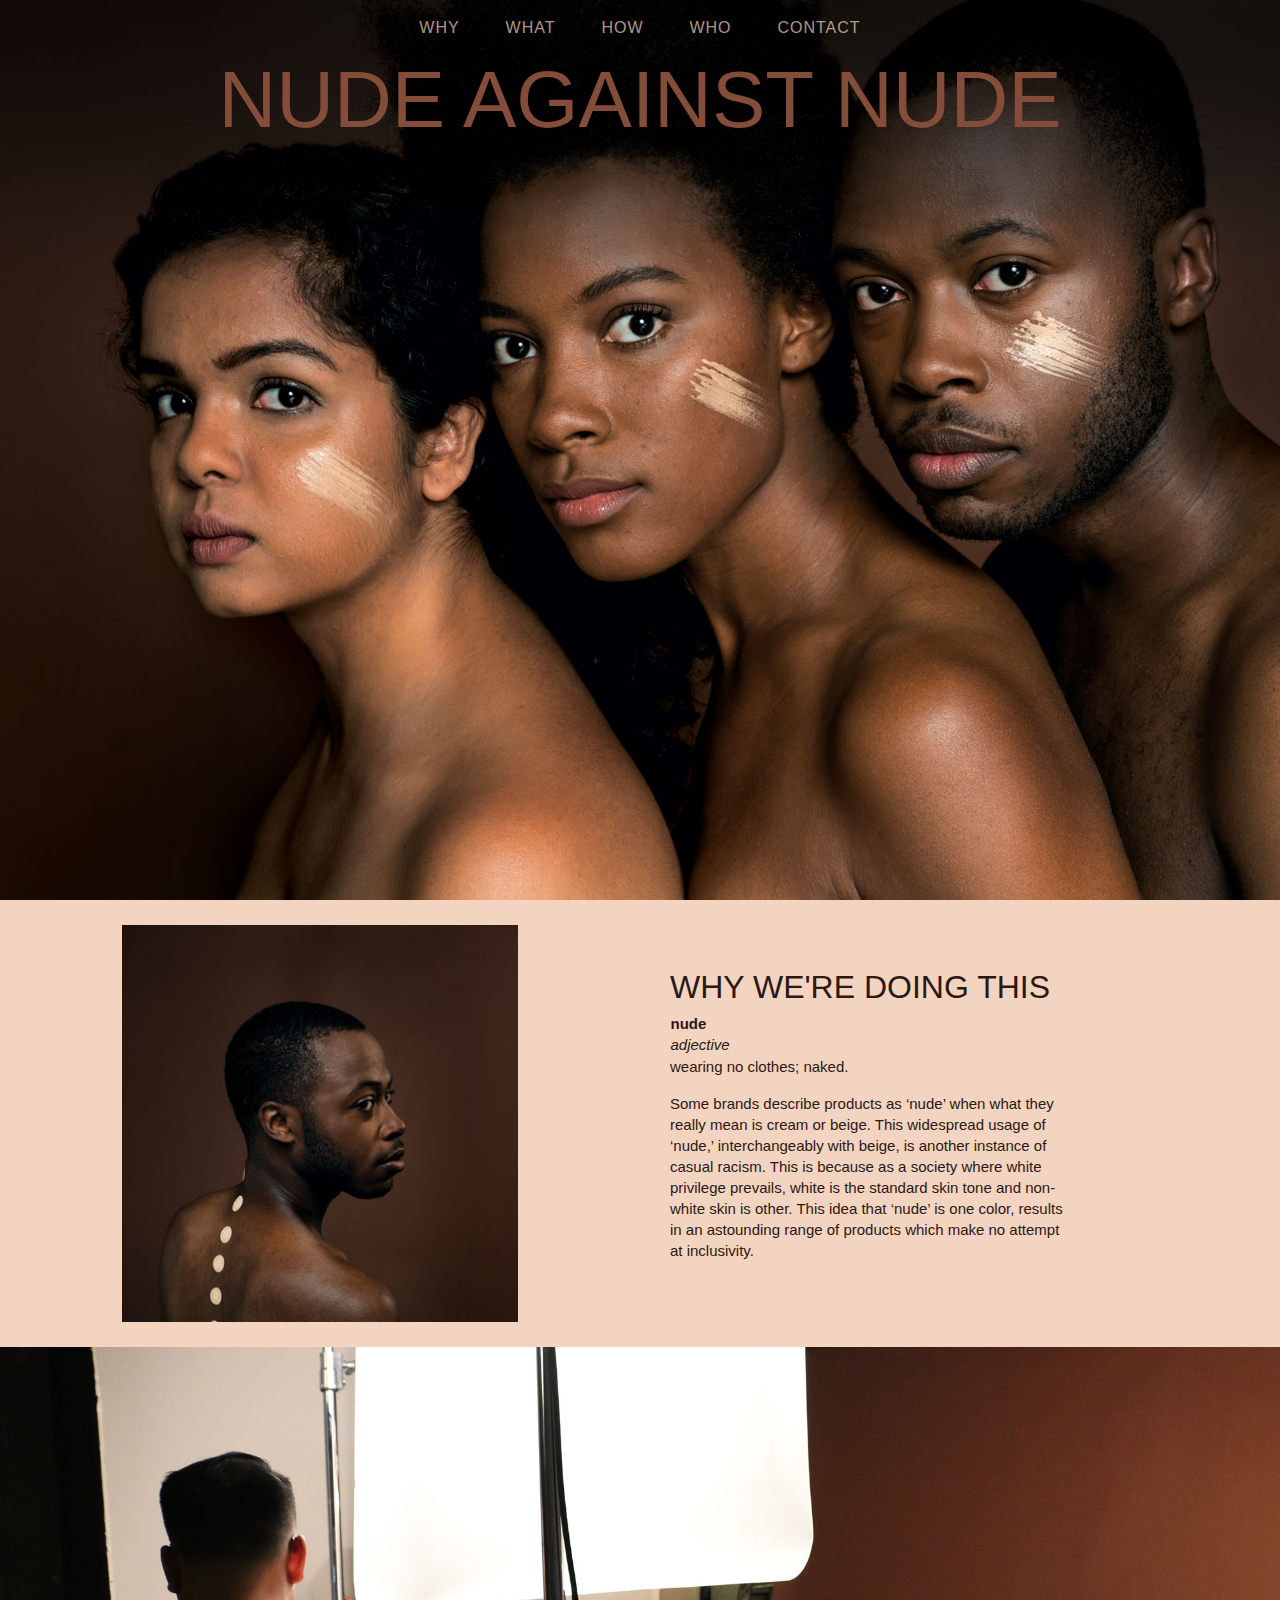
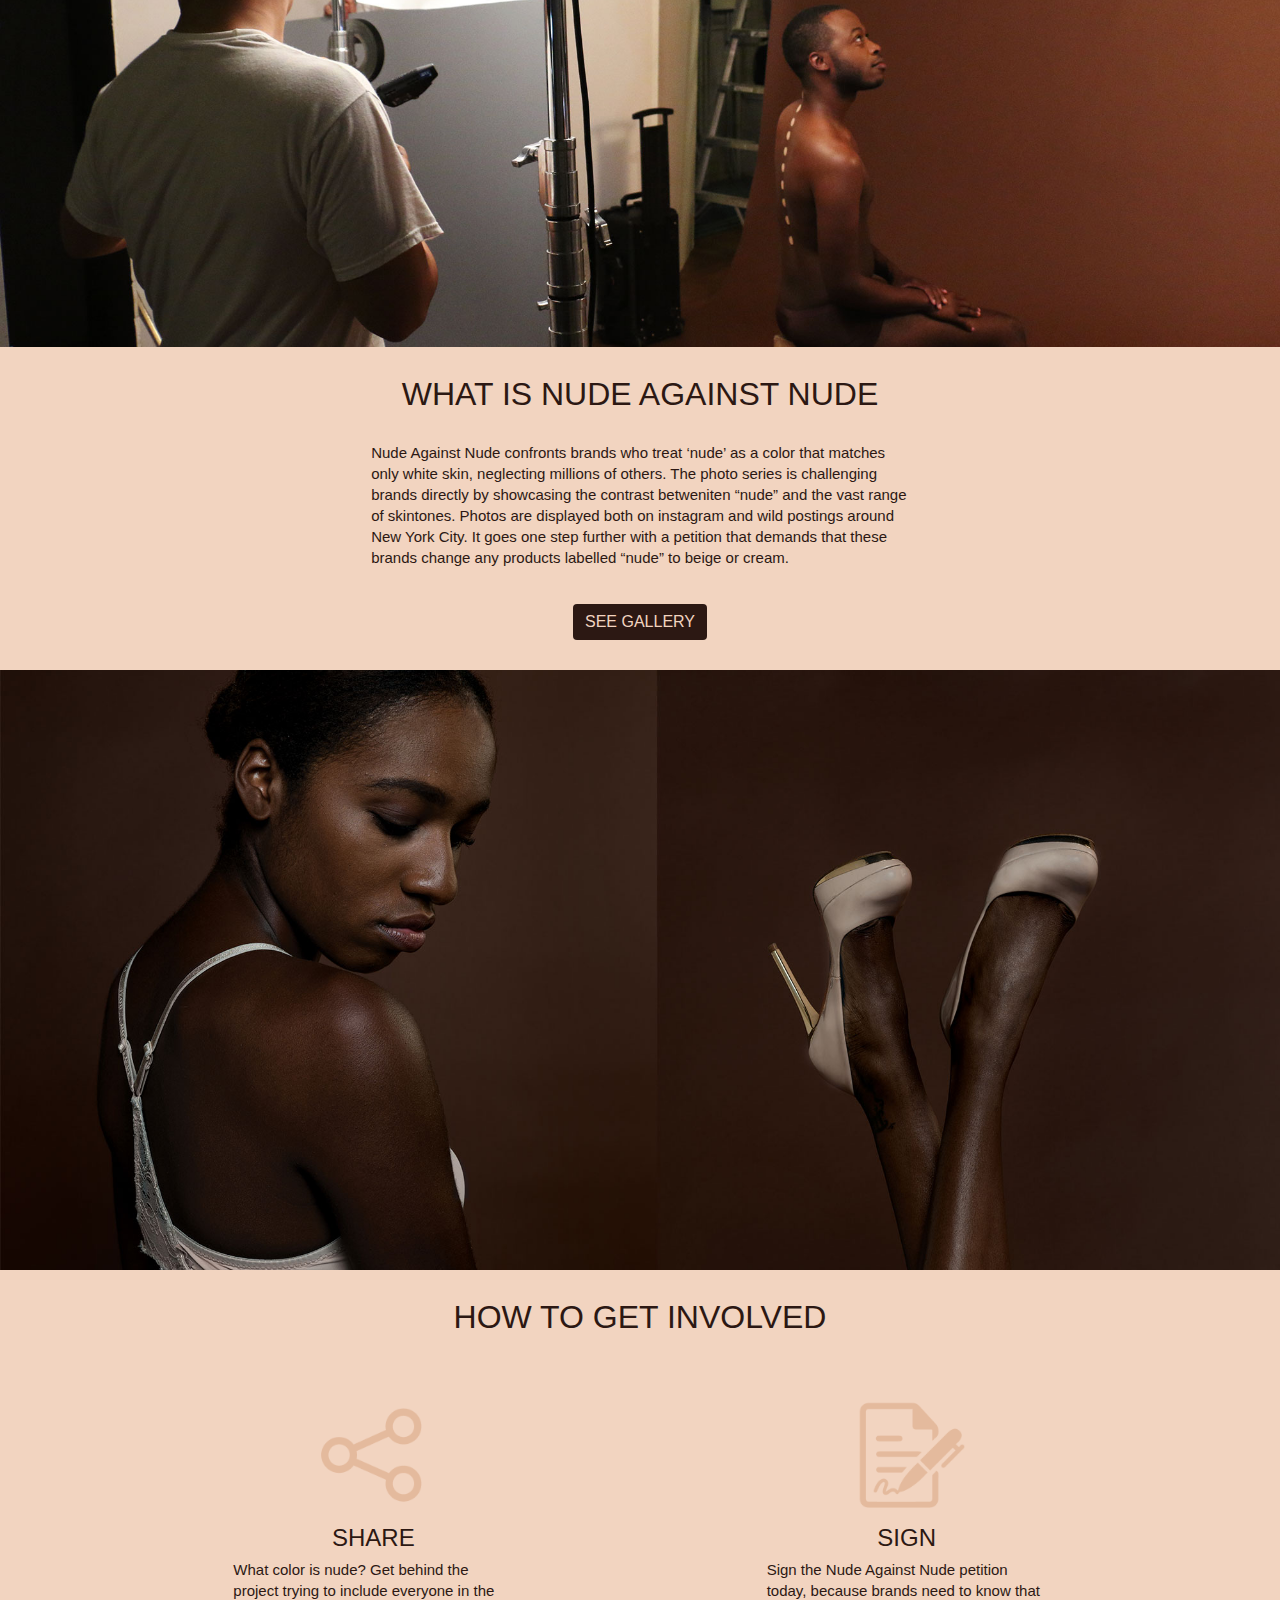
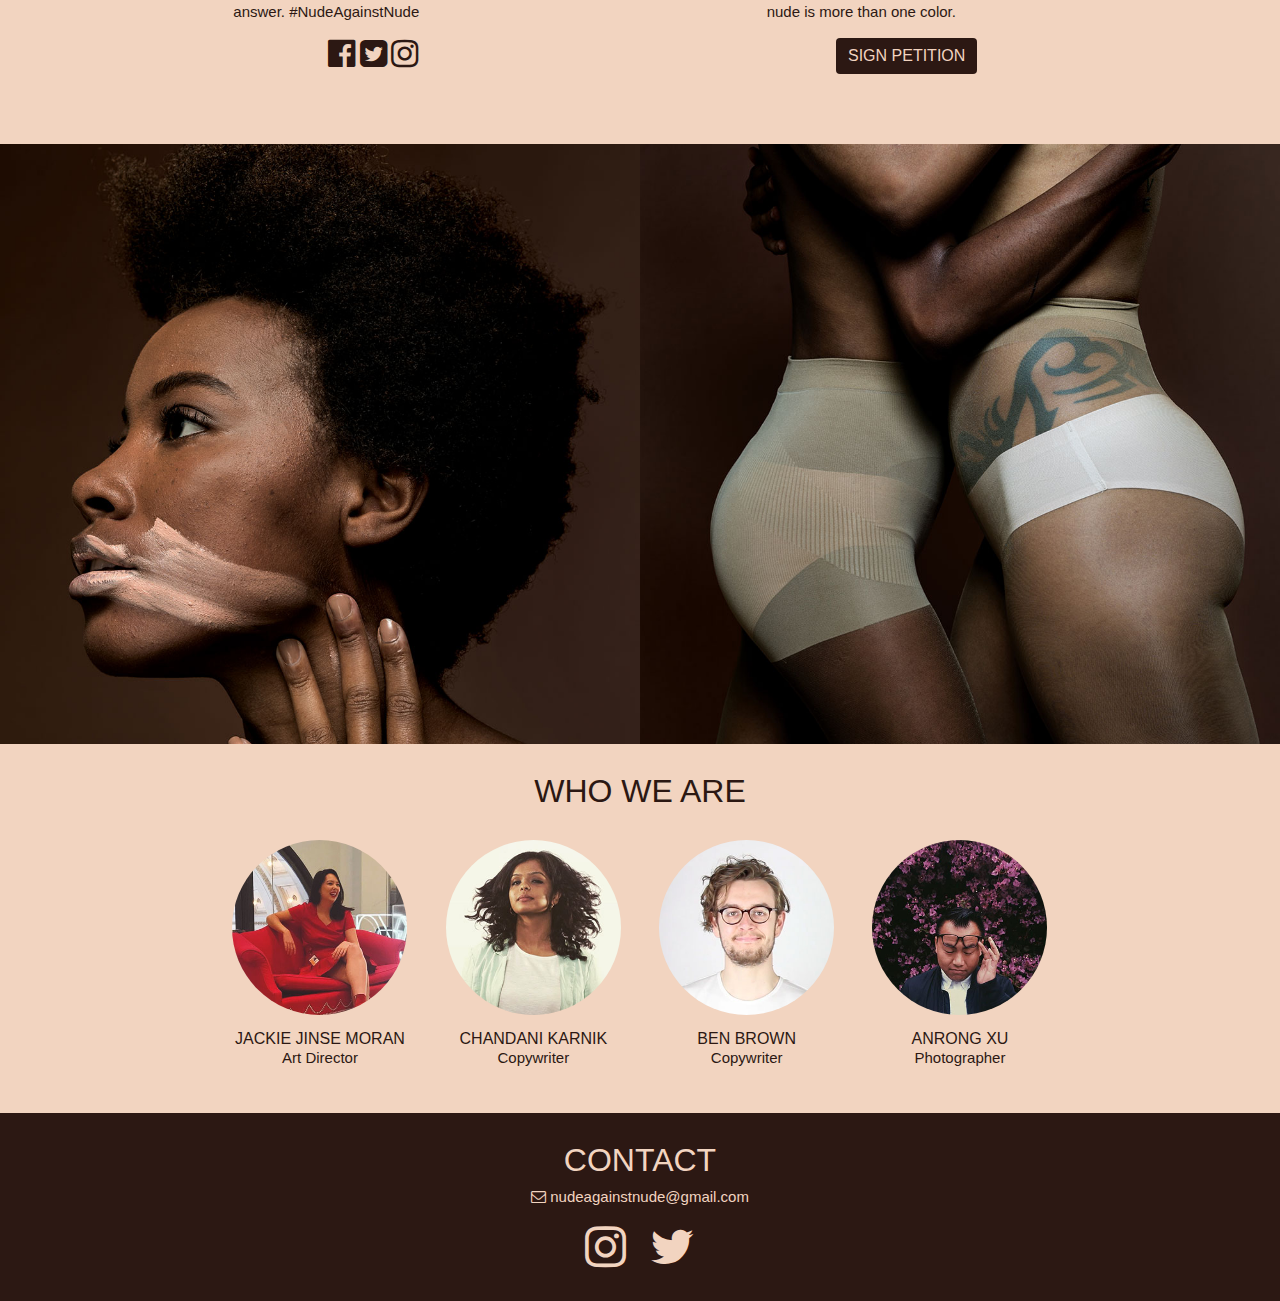
<file: index.html>
<!doctype html>
<html class="no-js" lang="">
    <head>
        <meta charset="utf-8">
        <meta http-equiv="x-ua-compatible" content="ie=edge">
        <title>Nude Against Nude</title>
        <meta name="description" content="Nude Against Nude is a project that confronts brands that describe their products as 'nude' while showing cream or beige- effectively neglecting millions of POC">
        <meta name="viewport" content="width=device-width, initial-scale=1">
        <link rel="canonical" href="http://nudeagainstnude.com/">

        <meta property="og:url"           content="http://www.nudeagainstnude.com/gallery.html" />
        <meta property="og:type"          content="website" />
        <meta property="og:title"         content="Nude Against Nude" />
        <meta property="og:description"   content="Nude Against Nude is a project that confronts brands that describe their products as 'nude' while showing cream or beige- effectively neglecting millions of POC" />
        <meta property="og:image"         content="http://nudeagainstnude.com/img/gallery/NotMyNude1242.jpg" />

        <link rel="manifest" href="site.webmanifest">
        <link rel="apple-touch-icon" href="icon.png">
        <link rel="icon" href="favicon.png" sizes="32x32">
        <!-- Place favicon.ico in the root directory -->

        <link rel="stylesheet" href="css/normalize.css">
        <link rel="stylesheet" href="css/main.css">
        <link rel="stylesheet" href="css/bootstrap.min.css">
        <link rel="stylesheet" href="font-awesome-4.7.0/css/font-awesome.min.css">
    </head>
    <body>
        <!--[if lte IE 9]>
            <p class="browserupgrade">You are using an <strong>outdated</strong> browser. Please <a href="https://browsehappy.com/">upgrade your browser</a> to improve your experience and security.</p>
        <![endif]-->

        <!-- NAVIGATION -->

        <div class="header container-fluid" id="header">
            <nav class="navbar navbar-expand-md navbar-inverse">
                <button class="navbar-toggler" type="button" data-toggle="collapse" data-target="#navbarSupportedContent" aria-controls="navbarSupportedContent" aria-expanded="false" aria-label="Toggle navigation">
                    <i class="fa fa-bars" aria-hidden="true"></i>
                </button>
                <div class="collapse navbar-collapse" id="navbarSupportedContent">
                    <ul class="navbar-nav mr-auto">
                        <li class="nav-item">
                            <a class="nav-link" href="#why">why</a>
                        </li>
                        <li class="nav-item">
                            <a class="nav-link" href="#what">what</a>
                        </li>
                        <li class="nav-item">
                            <a class="nav-link" href="#how-to">how</a>
                        </li>
                        <li class="nav-item">
                            <a class="nav-link" href="#team">who</a>
                        </li>
                        <li class="nav-item">
                            <a class="nav-link" href="#contact">contact</a>
                        </li>
                    </ul>
                </div>
            </nav>
            <h1>Nude Against Nude</h1>
        </div>


        <!-- WHY -->

        <div class="why" id="why">
            <div class="container-fluid">
                <div class="row">
                    <div class="col-lg-1 col-md-0"></div>
                    <div class="col-lg-4 col-md-12 col-xs-12 why-img-container">
                        <img src="./img/NotMyNude1168-why.jpg" alt="" class="img-fluid">
                    </div>
                    <div class="col-lg-1 col-md-0"></div>
                    <div class="col-lg-4 col-md-12 col-xs-12 why-text">
                        <h2>Why We're Doing This</h2>
                        <p class="nude-definition"><b>nude</b></p>
                        <p class="cursive-text"><i>adjective</i></p>
                        <p>wearing no clothes; naked.</p>
                        <p>Some brands describe products as ‘nude’ when what they really mean is cream or beige. This
                            widespread usage of ‘nude,’ interchangeably with beige, is another instance of casual racism.
                            This is because as a society where white privilege prevails, white is the standard skin tone
                            and non-white skin is other. This idea that ‘nude’ is one color, results in an astounding
                            range of products which make no attempt at inclusivity. </p>
                    </div>
                    <div class="col-lg-1 col-md-0"></div>
                </div>
            </div>
        </div>

        <div class="container-fluid what-img" role="img" aria-label="description"></div>

        <!-- WHAT WE'RE DOING -->

        <div id="what" class="what">
            <div class="container-fluid">
                <div class="row">
                    <div class="col-xs-12">
                        <h2>What Is Nude Against Nude</h2>
                        <p>Nude Against Nude confronts brands who treat ‘nude’ as a color that matches only white skin,
                            neglecting millions of others. The photo series is challenging brands directly by showcasing
                            the contrast betweniten “nude” and the vast range of skintones. Photos are displayed both on
                            instagram and wild postings around New York City. It goes one step further with a petition
                            that demands that these brands change any products labelled “nude” to beige or cream.</p>
                    </div>
                </div>
                <div class="row">
                    <span id="gallery-button">
                        <a target="_blank" href="gallery.html" class="btn btn-nude" role="button">See Gallery</a>
                    </span>
                </div>
            </div>
        </div>

        <div class="container-fluid how-to-img" role="img" aria-label="description"></div>

        <!-- HOW TO GET INVOLVED -->

        <div id="how-to" class="how-to">
            <div class="container-fluid">
                <h2>How To Get Involved</h2>
                <div class="row">
                    <div class="col-lg-2 col-md-2 col-sm-0 col-xs-0"></div>
                    <div class="col-lg-3 col-md-3 involved">
                        <img src="./img/share.png" alt="share">
                        <h4>Share</h4>
                        <p>What color is nude? Get behind the project trying to include everyone in the answer. #NudeAgainstNude</p>
                        <div class="social-icons">
                            <a target="_blank" href="https://www.facebook.com/dialog/share?app_id=145634995501895&display=popup&href=http%3A%2F%2Fnudeagainstnude.com&redirect_uri=https%3A%2F%2Fdevelopers.facebook.com%2Ftools%2Fexplorer"><i class="fa fa-facebook-official fa-2x" aria-hidden="true"></i></a>
                            <a target="_blank" href="https://twitter.com/intent/tweet?text=What%20color%20is%20nude%3F%20Get%20behind%20the%20project%20trying%20to%20include%20everyone%20in%20the%20answer%20@nudeagainstnude&url=http://nudeagainstnude.com"><i class="fa fa-twitter-square fa-2x" aria-hidden="true"></i></a>
                            <a target="_blank" href="https://www.instagram.com/nudeagainstnude/"><i class="fa fa-instagram fa-2x" aria-hidden="true"></i></a>
                        </div>
                    </div>
                    <div class="col-lg-2 col-md-2 col-sm-0 col-xs-0"></div>
                    <div class="col-lg-3 col-md-3 involved">
                        <img src="./img/sign.png" alt="sign the petition">
                        <h4>Sign</h4>
                        <p>Sign the Nude Against Nude petition today, because brands need to know that nude is more than one color.</p>
                        <div class="petition-link">
                            <a target="_blank" href="https://www.change.org/p/demand-that-brands-recognize-that-nude-is-not-just-one-color" class="btn btn-nude" role="button">Sign Petition</a>
                        </div>
                    </div>
                    <div class="col-lg-2 col-md-2 col-sm-0 col-xs-0"></div>
                </div>
            </div>
        </div>

        <div class="container-fluid team-img" role="img" aria-label="description"></div>

        <!-- TEAM -->

        <div id="team" class="team">
            <div class="container-fluid">
                <h2>Who We Are</h2>
                <div class="row">
                    <div class="col-lg-2 col-md-0"></div>
                    <div class="col-lg-2 col-md-3 col-sm-6 col-xs-6">
                        <img src="./img/headshots/headshots-jackie.jpg" alt="Jackie Moran">
                        <h4>Jackie Jinse Moran</h4>
                        <p>Art Director</p>
                    </div>
                    <div class="col-lg-2 col-md-3 col-sm-6 col-xs-6">
                        <img src="./img/headshots/headshots-chandani.jpg" alt="Chandani Karnik">
                        <h4>Chandani Karnik</h4>
                        <p>Copywriter</p>
                    </div>
                    <div class="col-lg-2 col-md-3 col-sm-6 col-xs-1 headshot">
                        <img src="./img/headshots/headshots-ben.jpg" alt="Ben Brown">
                        <h4>Ben Brown</h4>
                        <p>Copywriter</p>
                    </div>
                    <div class="col-lg-2 col-md-3 col-sm-6 col-xs-1 headshot">
                        <img src="./img/headshots/headshots-anrong.jpg" alt="Anrong Xu">
                        <h4>Anrong Xu</h4>
                        <p>Photographer</p>
                    </div>
                    <div class="col-lg-2 col-md-0"></div>
                </div>
            </div>
        </div>

        <!-- CONTACT -->
        <div id="contact" class="contact">
            <div class="container-fluid">
                <h2>Contact</h2>
                <p><i class="fa fa-envelope-o" aria-hidden="true"></i> <a href="mailto:nudeagainstnude@gmail.com">nudeagainstnude@gmail.com</a></p>
                <a target="_blank" href="https://www.instagram.com/nudeagainstnude/">
                    <i class="fa fa-instagram fa-3x" aria-hidden="true"></i>
                </a>
                <a target="_blank" href="https://twitter.com/NudeAgainstNude">
                    <i class="fa fa-twitter fa-3x" aria-hidden="true"></i>
                </a>
                </div>
            </div>
        </div>




        <script src="js/vendor/modernizr-3.5.0.min.js"></script>
        <script src="https://code.jquery.com/jquery-3.2.1.min.js" integrity="sha256-hwg4gsxgFZhOsEEamdOYGBf13FyQuiTwlAQgxVSNgt4=" crossorigin="anonymous"></script>
        <script src="https://cdnjs.cloudflare.com/ajax/libs/popper.js/1.11.0/umd/popper.min.js" integrity="sha384-b/U6ypiBEHpOf/4+1nzFpr53nxSS+GLCkfwBdFNTxtclqqenISfwAzpKaMNFNmj4" crossorigin="anonymous"></script>
        <script src="js/bootstrap.min.js"></script>
        <script>window.jQuery || document.write('<script src="js/vendor/jquery-3.2.1.min.js"><\/script>')</script>
        <script src="js/plugins.js"></script>
        <script src="js/main.js"></script>

        <script async src="https://www.googletagmanager.com/gtag/js?id=UA-91274839-2"></script>
        <script>
            window.dataLayer = window.dataLayer || [];
            function gtag(){dataLayer.push(arguments)};
            gtag('js', new Date());

            gtag('config', 'UA-91274839-2');
        </script>
    </body>
</html>
</file>
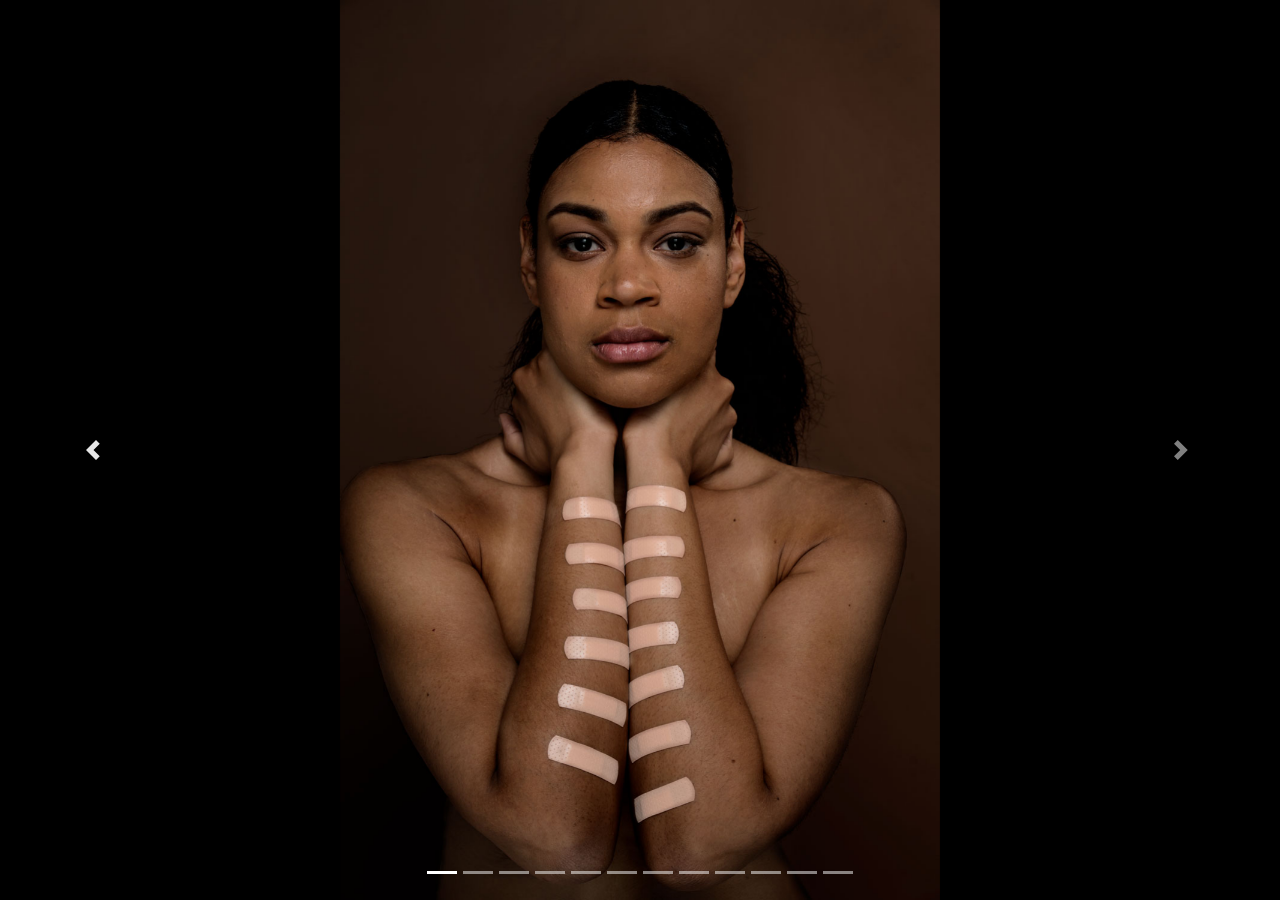
<file: gallery.html>
<!DOCTYPE html>
<html lang="en">
<head>
    <meta charset="UTF-8">
    <title>Nude Against Nude - Gallery</title>

    <link rel="manifest" href="site.webmanifest">
    <link rel="apple-touch-icon" href="icon.png">
    <link rel="icon" href="favicon.png" sizes="32x32">

    <link rel="stylesheet" href="css/bootstrap.min.css">
    <link rel="stylesheet" href="css/main.css">
    <link rel="stylesheet" href="css/gallery.css">
    <link rel="stylesheet" href="css/normalize.css">
</head>
<body>
    <div id="gallery" class="carousel slide" data-ride="carousel">
        <ol class="carousel-indicators">
            <li data-target="#gallery" data-slide-to="0" class="active"></li>
            <li data-target="#gallery" data-slide-to="1"></li>
            <li data-target="#gallery" data-slide-to="2"></li>
            <li data-target="#gallery" data-slide-to="3"></li>
            <li data-target="#gallery" data-slide-to="4"></li>
            <li data-target="#gallery" data-slide-to="5"></li>
            <li data-target="#gallery" data-slide-to="6"></li>
            <li data-target="#gallery" data-slide-to="7"></li>
            <li data-target="#gallery" data-slide-to="8"></li>
            <li data-target="#gallery" data-slide-to="9"></li>
            <li data-target="#gallery" data-slide-to="10"></li>
            <li data-target="#gallery" data-slide-to="11"></li>
        </ol>
        <div class="carousel-inner" role="listbox">
            <div class="carousel-item active">
                <img class="d-block img-fluid" src="./img/gallery/NotMyNude0852.jpg" alt="First slide">
            </div>
            <div class="carousel-item">
                <img class="d-block img-fluid" src="./img/gallery/NotMyNude1168.jpg" alt="Second slide">
            </div>
            <div class="carousel-item">
                <img class="d-block img-fluid" src="./img/gallery/NotMyNude1214.jpg" alt="Third slide">
            </div>
            <div class="carousel-item">
                <img class="d-block img-fluid" src="./img/gallery/NotMyNude1242.jpg" alt="Fourth slide">
            </div>
            <div class="carousel-item">
                <img class="d-block img-fluid" src="./img/gallery/NotMyNude1790.jpg" alt="Fifth slide">
            </div>
            <div class="carousel-item">
                <img class="d-block img-fluid" src="./img/gallery/NotMyNude2867.jpg" alt="Sixth slide">
            </div>
            <div class="carousel-item">
                <img class="d-block img-fluid" src="./img/gallery/NotMyNude4477.jpg" alt="Seventh slide">
            </div>
            <div class="carousel-item">
                <img class="d-block img-fluid" src="./img/gallery/NotMyNude4526.jpg" alt="Eigth slide">
            </div>
            <div class="carousel-item">
                <img class="d-block img-fluid" src="./img/gallery/NotMyNude4537.jpg" alt="Ninth slide">
            </div>
            <div class="carousel-item">
                <img class="d-block img-fluid" src="./img/gallery/NotMyNude5416.jpg" alt="Tenth slide">
            </div>
            <div class="carousel-item">
                <img class="d-block img-fluid" src="./img/gallery/NotMyNude5728.jpg" alt="Eleventh slide">
            </div>
            <div class="carousel-item">
                <img class="d-block img-fluid" src="./img/gallery/NotMyNude5745.jpg" alt="Twelfth slide">
            </div>
        </div>
        <a class="carousel-control-prev" href="#gallery" role="button" data-slide="prev">
            <span class="carousel-control-prev-icon" aria-hidden="true"></span>
            <span class="sr-only">Previous</span>
        </a>
        <a class="carousel-control-next" href="#gallery" role="button" data-slide="next">
            <span class="carousel-control-next-icon" aria-hidden="true"></span>
            <span class="sr-only">Next</span>
        </a>
    </div>

    <script src="https://code.jquery.com/jquery-3.2.1.min.js" integrity="sha256-hwg4gsxgFZhOsEEamdOYGBf13FyQuiTwlAQgxVSNgt4=" crossorigin="anonymous"></script>
    <script src="js/bootstrap.min.js"></script>

    <script async src="https://www.googletagmanager.com/gtag/js?id=UA-91274839-2"></script>
    <script>
        window.dataLayer = window.dataLayer || [];
        function gtag(){dataLayer.push(arguments)};
        gtag('js', new Date());

        gtag('config', 'UA-91274839-2');
    </script>
</body>
</html>
</file>
<file: css/main.css>
* {
    padding: 0;
    margin: 0;
}

body {
    overflow-x: hidden;
    background-color: #f2d4c0 !important;
    font-family: Helvetica, Arial, "Lucida Grande", sans-serif;
    text-rendering: optimizeLegibility !important;
    -webkit-font-smoothing: antialiased !important;
}

li {
    line-style: none;
    display: inline-block;
}

a {
    text-decoration: none;
    transition: all 500ms ease-in-out;
}

a:hover,
a:active {
    text-decoration: none;
}

h1 {
    font-family: Futura, "HelveticaNeue-Light", "Helvetica Neue Light", "Helvetica Neue",
      Helvetica, Arial, "Lucida Grande", sans-serif !important;
    text-transform: uppercase;
}

h2, h3, h4 {
    font-family: Futura, "HelveticaNeue-Light", "Helvetica Neue Light", "Helvetica Neue",
      Helvetica, Arial, "Lucida Grande", sans-serif !important;
    color: #2c1813 !important;
    text-transform: uppercase;
}

p {
    color: #2c1813 !important;
    font-size: 15px;
    line-height: 21px;
}

.btn {
    transition: all 300ms ease-in-out;
    font-weight: 500 !important;
    text-transform: uppercase;
}

btn:hover {
    background-color: #ededed !important;
    color: #3c3c3c !important;
    border: none !important;
}

.btn:focus,.btn:active {
    outline: none !important;
    box-shadow: none !important;
}

.btn-nude {
    color: #f2d4c0;
    background-color: #2c1813;
    border: none !important;
}

.btn-nude:hover {
    color: #f2d4c0;
    background-color: #834d3a;
    border: none !important;
}

.btn-danger:focus, .btn-danger.focus {
    outline: none !important;
}

.btn-nude:active, .btn-nude.active,
.show > .btn-nude.dropdown-toggle {
    background-color: #834d3a;
    background-image: none;
}

@media(max-width: 768px) {

    .why h2, .what h2, .how-to h2, .team h2 .contact h2  {
        font-size: 2.0em;
    }

    .how-to h4 {
        font-size: 1.25em;
    }

    p {
        font-size: 1em;
    }

    .header{
        background: url(../img/iPad/ipad-header.jpg) !important;
        background-repeat: no-repeat !important;
        background-size: cover !important;
        background-position: center center !important;
        height: 50vh !important;
        padding: 0 !important;
    }

    .what-img {
        background-image: url(../img/iPad/ipad-why.jpg) !important;
        height: 50vh !important;
        padding: 0 !important;
    }

    .how-to-img {
        background-image: url(../img/iPad/ipad-how.jpg) !important;
        height: 50vh !important;
        padding: 0 !important;
    }

    .team-img {
        background-image: url(../img/iPad/ipad-who.jpg) !important;
        height: 50vh !important;
        padding: 0 !important;
    }
}

@media(max-width: 376px) {

    .why h2, .what h2, .how-to h2, .team h2 .contact h2 {
        font-size: 1.6em;
    }

    .how-to h4 {
        font-size: 1em;
    }

    p {
        font-size: 0.8em;
    }

    .header{
        background: url(../img/mobile/mobile-header.jpg)!important;
        background-repeat: no-repeat !important;
        background-size: cover !important;
        background-position: center center !important;
    }

    .what-img {
        background-image: url(../img/mobile/mobile-what.jpg) !important;
        height: 50vh !important;
        padding: 0 !important;
    }

    .how-to-img {
        background-image: url(../img/mobile/mobile-how.jpg) !important;
        height: 50vh !important;
        padding: 0 !important;
    }

    .team-img {
        background-image: url(../img/mobile/mobile-who.jpg) !important;
        height: 50vh !important;
        padding: 0 !important;
    }
}


/* HEADER & NAVIGATION */

.header {
    background: url(../img/header.jpg);
    background-repeat: no-repeat;
    background-size: cover;
    background-position: center center;
    height: 100vh;
    width: 100%;
}

.header h1 {
    font-size: 5em;
    text-align: center;
    color: #834d3a;
    font-family: Futura;
}

.nav {
    margin: 0 auto;
}


.navbar {
    text-transform: uppercase;
    font-family: Helvetica, Arial, "Lucida Grande", sans-serif;
}

.navbar a {
    color: #f2d4c0 !important;
    opacity: 0.7;
}

.navbar a:hover {
    opacity: 1;
}

.navbar i {
    color: #f2d4c0 !important;
    opacity: 0.7;
}

.navbar i:hover {
    opacity: 1;
}

.navbar-nav {
    width: 40%;
    margin: 0 auto;
}

.nav-item {
    display:inline-block;
    float: none;
    letter-spacing: 1px;
    margin-right: 10px;
    margin-left: 10px;
    margin: 0 auto;
}

#navbarSupportedContent {
    margin: 0 auto;
}

@media(max-width: 900px) {
    .header h1 {
        font-size: 4em;
    }
}

@media(max-width: 768px) {
    .navbar-nav {
        width: 60%;
    }

    .header h1 {
        font-size: 3em;
    }
}

@media(max-width: 560px) {
    .header h1 {
        font-size: 2em;
    }
}

@media(max-width: 346px) {
    .header h1 {
        font-size: 1.8em;
    }
}


/* WHY */

.why {
    height: 100%;
    padding: 25px 10%;
}

.why-img-container {
    margin: auto 0;
}
.why img {
    display: block;
    margin: auto auto;
    padding: 0;
}

.why-text {
    margin: auto 15px;
}

.why p:first-child {
    margin: 1px 0.5px 0.5px 0.5px;
}

.cursive-text {
    margin: 0.5px;
}

.nude-definition {
    margin: 1px 0.5px 0.5px 0.5px;
}

@media(max-width: 1419px) {
    .why {
        padding: 25px 0;
    }
}


@media(max-width: 991px) {
    .why {
        height: 100%;
        padding: 5px 10%;
    }

    .why img {
        margin: 30px auto;
    }

    .why h2 {
        text-align: center;
        margin-bottom: 15px;
    }

    .why-text {
        margin-bottom: 20px;
    }
}

/* WHAT WE'RE DOING */

.what-img {
    background-image: url(../img/what-were-doing.jpg);
    background-repeat: no-repeat;
    background-size: cover;
    background-position: center;
    height: 600px;
    width: 100%;
}

.what {
    padding: 10px 29% 10px 29%;
    margin-top: 20px;
}

.what h2 {
    text-align: center;
    margin-bottom: 30px;
}

.what #gallery-button {
    margin: 20px auto;
}

.btn-nude {
    color: #f2d4c0;
    background-color: #2c1813;
    border-color: #2c1813 !important;
}

@media(max-width: 1035px) {
    .what {
        padding: 10px 15%;
    }
}

/* HOW TO GET INVOLVED */

.how-to-img {
    background-image: url(../img/how-to-get-involved.jpg);
    background-repeat: no-repeat;
    background-size: cover;
    background-position: center;
    height: 600px;
    width: 100%;
}

.how-to {
    padding: 10px 0 10px 0;
    margin-top: 20px;
    margin-bottom: 20px;
}

.how-to h2 {
    text-align: center;
    margin-bottom: 15px;
}

.how-to h4 {
    text-align: center;
    margin-top: 10px;
}

.how-to .involved {
    margin: 20px 0;
    padding: 20px;
}

.how-to .involved img {
    height: 125px;
    width: 125px;
    display: block;
    margin: 0 auto;
}

.how-to a {
    color: #2c1813;
}

.how-to .social-icons {
    text-align: center;
}

.how-to .petition-link {
    text-align: center;
}

.how-to .btn-nude {
    color: #f2d4c0;
}


@media(max-width: 767px) {
    .how-to {
        padding: 10px 25%;
    }

    .how-to h2 {
        margin-bottom: 5px;
    }

    .how-to .involved {
        margin: 15px 0;
    }
}

@media(max-width: 515px) {
    .how-to {
        padding: 10px 14%;
    }

    .how-to .involved {
        margin: 0;
        padding: 15px;
    }

    .how-to .involved img {
        height: 100px;
        width: 100px;
    }
}


/* TEAM */

.team-img {
    background-image: url(../img/who-we-are.jpg);
    background-repeat: no-repeat;
    background-size: cover;
    background-position: center;
    height: 600px;
    width: 100%;
}

.team {
    padding: 10px 0 10px 0;
    margin-top: 20px;
    margin-bottom: 20px;
}

.team h2, .team h4, .team p {
    text-align: center;
}

.team h2 {
    margin-bottom: 30px;
}

.team h4 {
    margin-top: 15px;
    margin-bottom: 0;
    font-size: 1em;
}

.team p {
    margin: 0 0 15px 0;
}

.team img {
    height: 175px;
    width: 175px;
    border-radius: 50%;
    display: block;
    margin: auto;
}

@media(max-width: 575px) {
    .team img {
        height: 100px;
        width: 100px;
    }

    .team .col-sm-6, .team .col-xs-6 {
        width: 200px;
        margin: 0 auto;
    }
}

@media(max-width: 399px) {
    .team .col-sm-6, .team .col-xs-6 {
        width: 150px;
        margin: 0 auto;
    }
}

/* CONTACT */

.contact {
    background-color: #2c1813;
    text-align: center;
    width: 100%;
    margin: 0;
    padding: 15px 0;
}

.contact h2, .contact p, .contact a, .contact i {
    color: #f2d4c0 !important;
}

.contact a {
    display: inline-block;
}

.contact a i {
    margin: 0 10px;
}

@media(min-width: 768px) {
    .contact {
        padding: 30px 0;
    }
}


/*! HTML5 Boilerplate v6.0.0 | MIT License | https://html5boilerplate.com/ */

/*
 * What follows is the result of much research on cross-browser styling.
 * Credit left inline and big thanks to Nicolas Gallagher, Jonathan Neal,
 * Kroc Camen, and the H5BP dev community and team.
 */

/* ==========================================================================
   Base styles: opinionated defaults
   ========================================================================== */

html {
    color: #222;
    font-size: 1em;
    line-height: 1.4;
}

/*
 * Remove text-shadow in selection highlight:
 * https://twitter.com/miketaylr/status/12228805301
 *
 * Vendor-prefixed and regular ::selection selectors cannot be combined:
 * https://stackoverflow.com/a/16982510/7133471
 *
 * Customize the background color to match your design.
 */

::-moz-selection {
    background: #b3d4fc;
    text-shadow: none;
}

::selection {
    background: #b3d4fc;
    text-shadow: none;
}

/*
 * A better looking default horizontal rule
 */

hr {
    display: block;
    height: 1px;
    border: 0;
    border-top: 1px solid #ccc;
    margin: 1em 0;
    padding: 0;
}

/*
 * Remove the gap between audio, canvas, iframes,
 * images, videos and the bottom of their containers:
 * https://github.com/h5bp/html5-boilerplate/issues/440
 */

audio,
canvas,
iframe,
img,
svg,
video {
    vertical-align: middle;
}

/*
 * Remove default fieldset styles.
 */

fieldset {
    border: 0;
    margin: 0;
    padding: 0;
}

/*
 * Allow only vertical resizing of textareas.
 */

textarea {
    resize: vertical;
}

/* ==========================================================================
   Browser Upgrade Prompt
   ========================================================================== */

.browserupgrade {
    margin: 0.2em 0;
    background: #ccc;
    color: #000;
    padding: 0.2em 0;
}

/* ==========================================================================
   Author's custom styles
   ========================================================================== */

















/* ==========================================================================
   Helper classes
   ========================================================================== */

/*
 * Hide visually and from screen readers
 */

.hidden {
    display: none !important;
}

/*
 * Hide only visually, but have it available for screen readers:
 * https://snook.ca/archives/html_and_css/hiding-content-for-accessibility
 *
 * 1. For long content, line feeds are not interpreted as spaces and small width
 *    causes content to wrap 1 word per line:
 *    https://medium.com/@jessebeach/beware-smushed-off-screen-accessible-text-5952a4c2cbfe
 */

.visuallyhidden {
    border: 0;
    -webkit-clip-path: inset(50%);
    clip-path: inset(50%);
    display: inline-block;
    height: 1px;
    margin: -1px;
    overflow: hidden;
    padding: 0;
    width: 1px;
    white-space: nowrap; /* 1 */
}

/*
 * Extends the .visuallyhidden class to allow the element
 * to be focusable when navigated to via the keyboard:
 * https://www.drupal.org/node/897638
 */

.visuallyhidden.focusable:active,
.visuallyhidden.focusable:focus {
    clip: auto;
    -webkit-clip-path: none;
    clip-path: none;
    height: auto;
    margin: 0;
    overflow: visible;
    position: static;
    width: auto;
    white-space: inherit;
}

/*
 * Hide visually and from screen readers, but maintain layout
 */

.invisible {
    visibility: hidden;
}

/*
 * Clearfix: contain floats
 *
 * For modern browsers
 * 1. The space content is one way to avoid an Opera bug when the
 *    `contenteditable` attribute is included anywhere else in the document.
 *    Otherwise it causes space to appear at the top and bottom of elements
 *    that receive the `clearfix` class.
 * 2. The use of `table` rather than `block` is only necessary if using
 *    `:before` to contain the top-margins of child elements.
 */

.clearfix:before,
.clearfix:after {
    content: " "; /* 1 */
    display: table; /* 2 */
}

.clearfix:after {
    clear: both;
}

/* ==========================================================================
   EXAMPLE Media Queries for Responsive Design.
   These examples override the primary ('mobile first') styles.
   Modify as content requires.
   ========================================================================== */

@media only screen and (min-width: 35em) {
    /* Style adjustments for viewports that meet the condition */
}

@media print,
       (-webkit-min-device-pixel-ratio: 1.25),
       (min-resolution: 1.25dppx),
       (min-resolution: 120dpi) {
    /* Style adjustments for high resolution devices */
}

/* ==========================================================================
   Print styles.
   Inlined to avoid the additional HTTP request:
   http://www.phpied.com/delay-loading-your-print-css/
   ========================================================================== */

@media print {
    *,
    *:before,
    *:after {
        background: transparent !important;
        color: #000 !important; /* Black prints faster:
                                   http://www.sanbeiji.com/archives/953 */
        box-shadow: none !important;
        text-shadow: none !important;
    }

    a,
    a:visited {
        text-decoration: underline;
    }

    a[href]:after {
        content: " (" attr(href) ")";
    }

    abbr[title]:after {
        content: " (" attr(title) ")";
    }

    /*
     * Don't show links that are fragment identifiers,
     * or use the `javascript:` pseudo protocol
     */

    a[href^="#"]:after,
    a[href^="javascript:"]:after {
        content: "";
    }

    pre {
        white-space: pre-wrap !important;
    }
    pre,
    blockquote {
        border: 1px solid #999;
        page-break-inside: avoid;
    }

    /*
     * Printing Tables:
     * http://css-discuss.incutio.com/wiki/Printing_Tables
     */

    thead {
        display: table-header-group;
    }

    tr,
    img {
        page-break-inside: avoid;
    }

    p,
    h2,
    h3 {
        orphans: 3;
        widows: 3;
    }

    h2,
    h3 {
        page-break-after: avoid;
    }
}
</file>
<file: css/gallery.css>
body {
    background-color: #000 !important;
    background: #000 !important;
    height: 100vh !important;
}

#gallery {
    height: 100vh !important;
}

.carousel-inner {
   height: 100vh !important;
}

.carousel-item {
    height: 100vh !important;
}

.carousel-inner .carousel-item img {
    max-height: 100vh;
    height: auto;
    padding: 0;
    margin: 0 auto;
}
</file>
